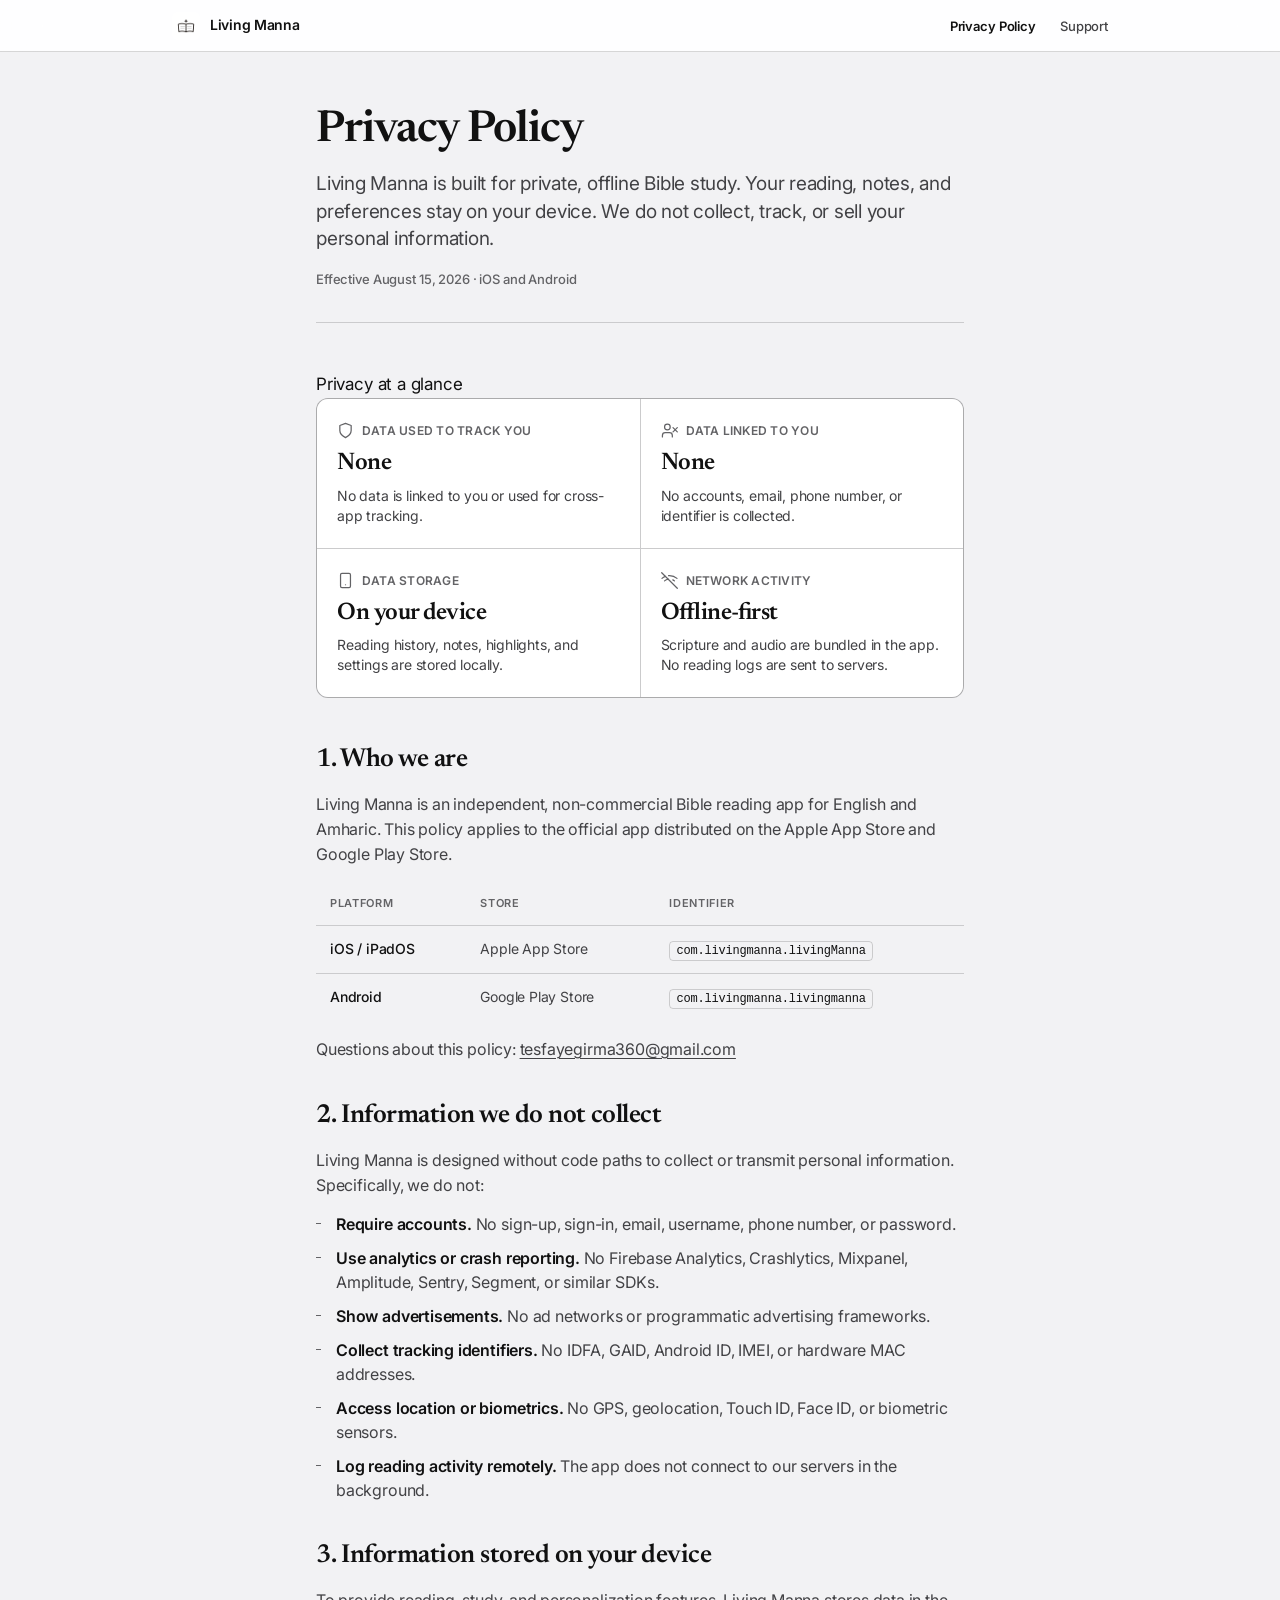
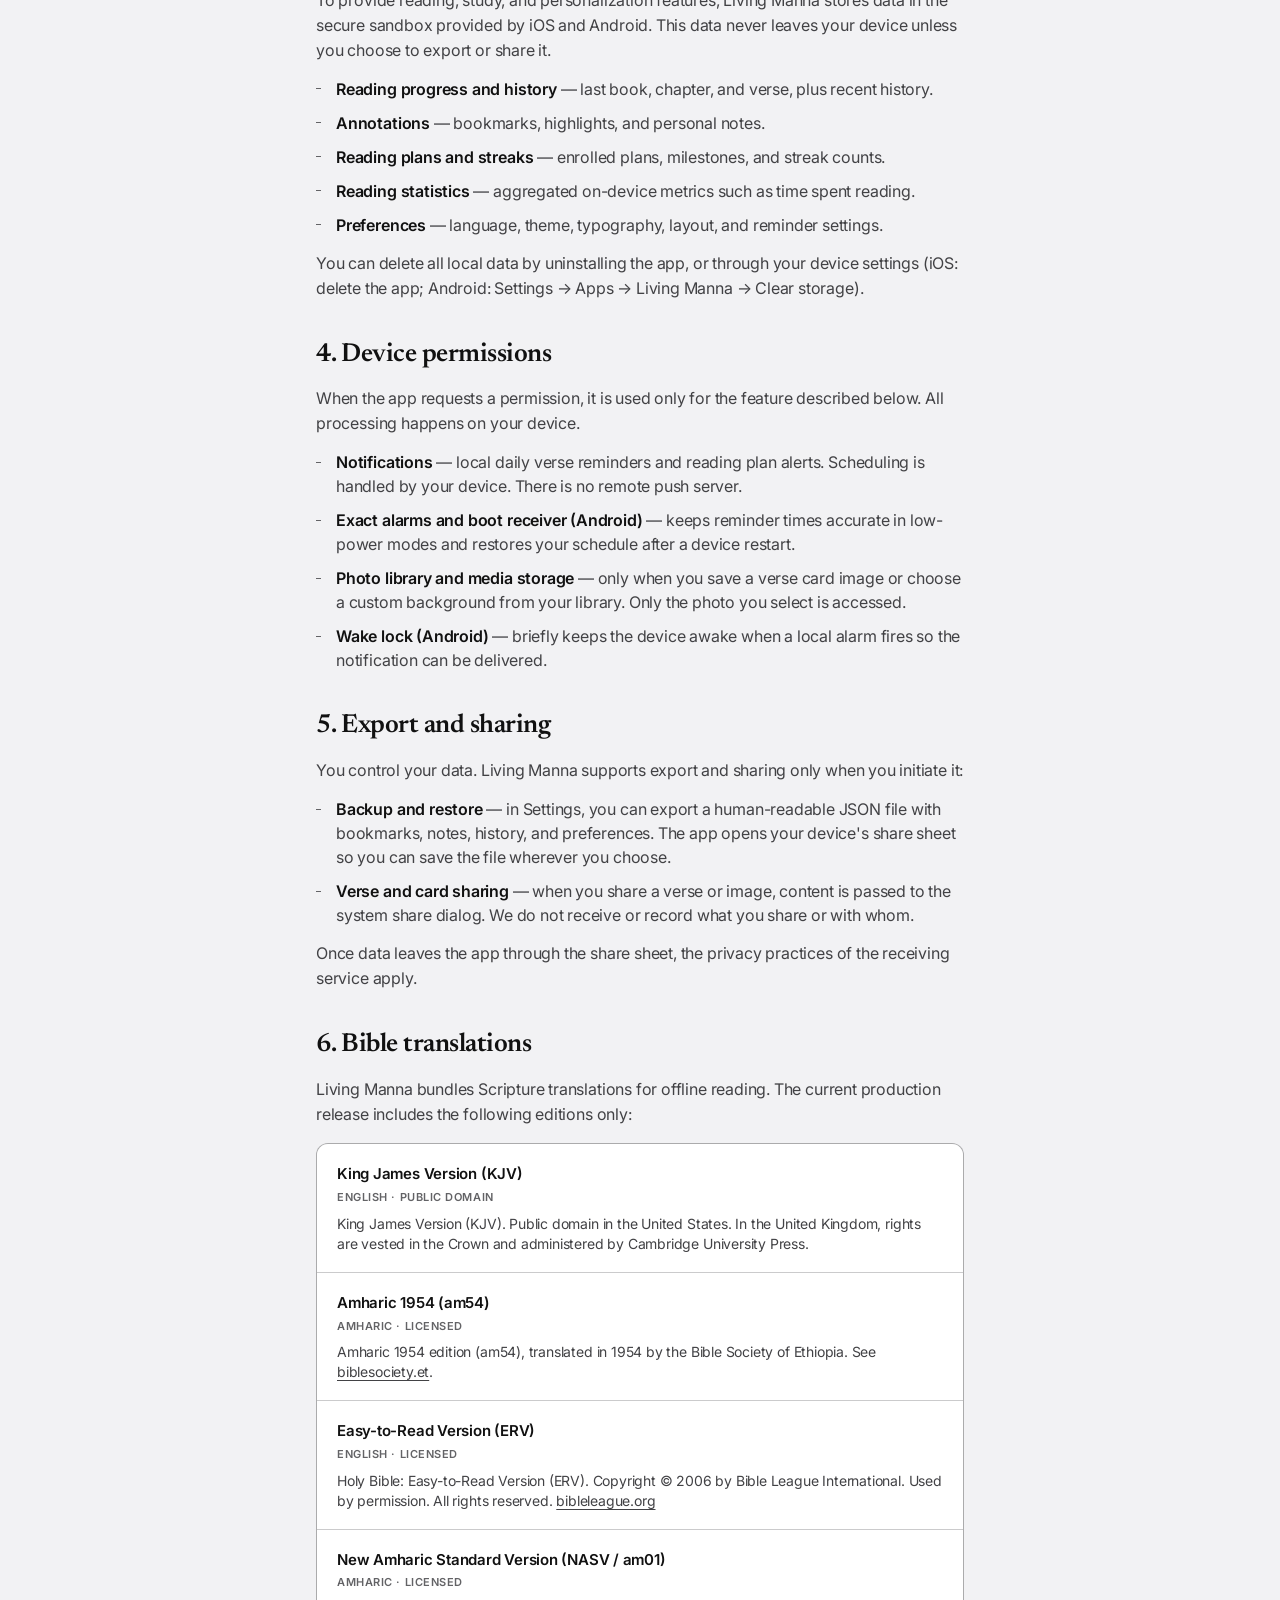
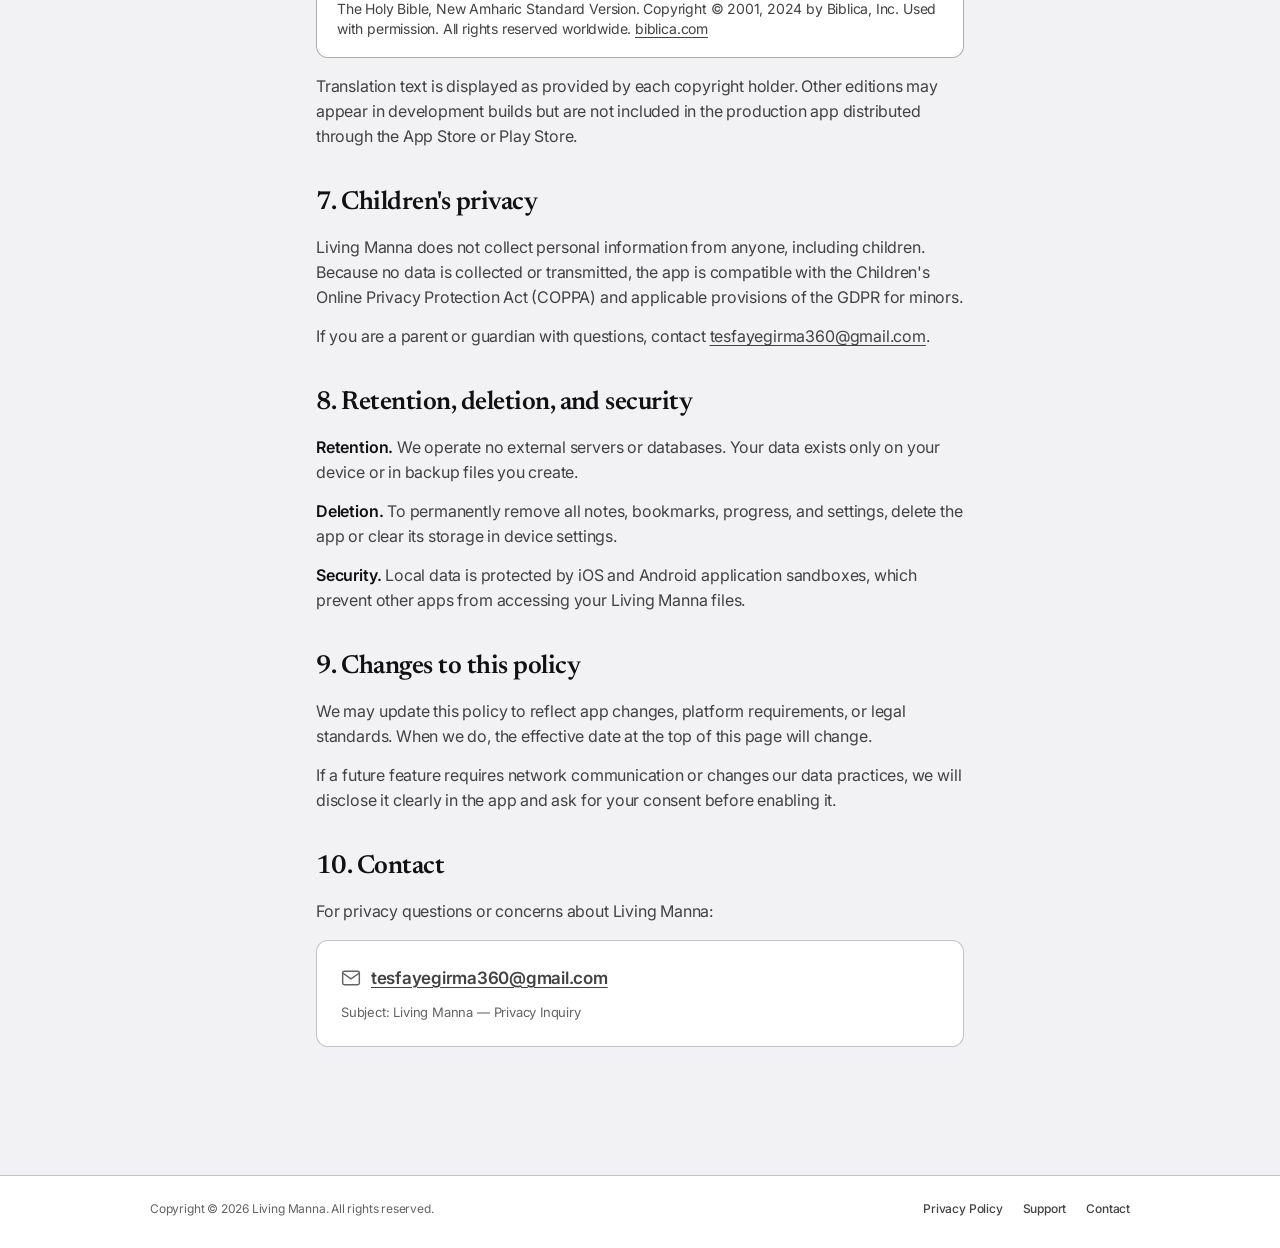
<file: index.html>
<!doctype html>
<html lang="en">
<head>
  <meta charset="utf-8" />
  <meta http-equiv="refresh" content="0; url=privacy-policy.html" />
  <link rel="canonical" href="privacy-policy.html" />
  <title>Living Manna</title>
  <link rel="preconnect" href="https://fonts.googleapis.com" />
  <link rel="preconnect" href="https://fonts.gstatic.com" crossorigin />
  <link href="https://fonts.googleapis.com/css2?family=Inter:wght@400;500&display=swap" rel="stylesheet" />
  <style>
    body {
      margin: 0;
      min-height: 100vh;
      display: grid;
      place-items: center;
      background: #f2f2f4;
      color: #424245;
      font: 15px/1.6 "Inter", -apple-system, BlinkMacSystemFont, sans-serif;
      -webkit-font-smoothing: antialiased;
    }
    a { color: #111; }
  </style>
</head>
<body>
  <p>Redirecting to the <a href="privacy-policy.html">privacy policy</a>&hellip;</p>
</body>
</html>
</file>
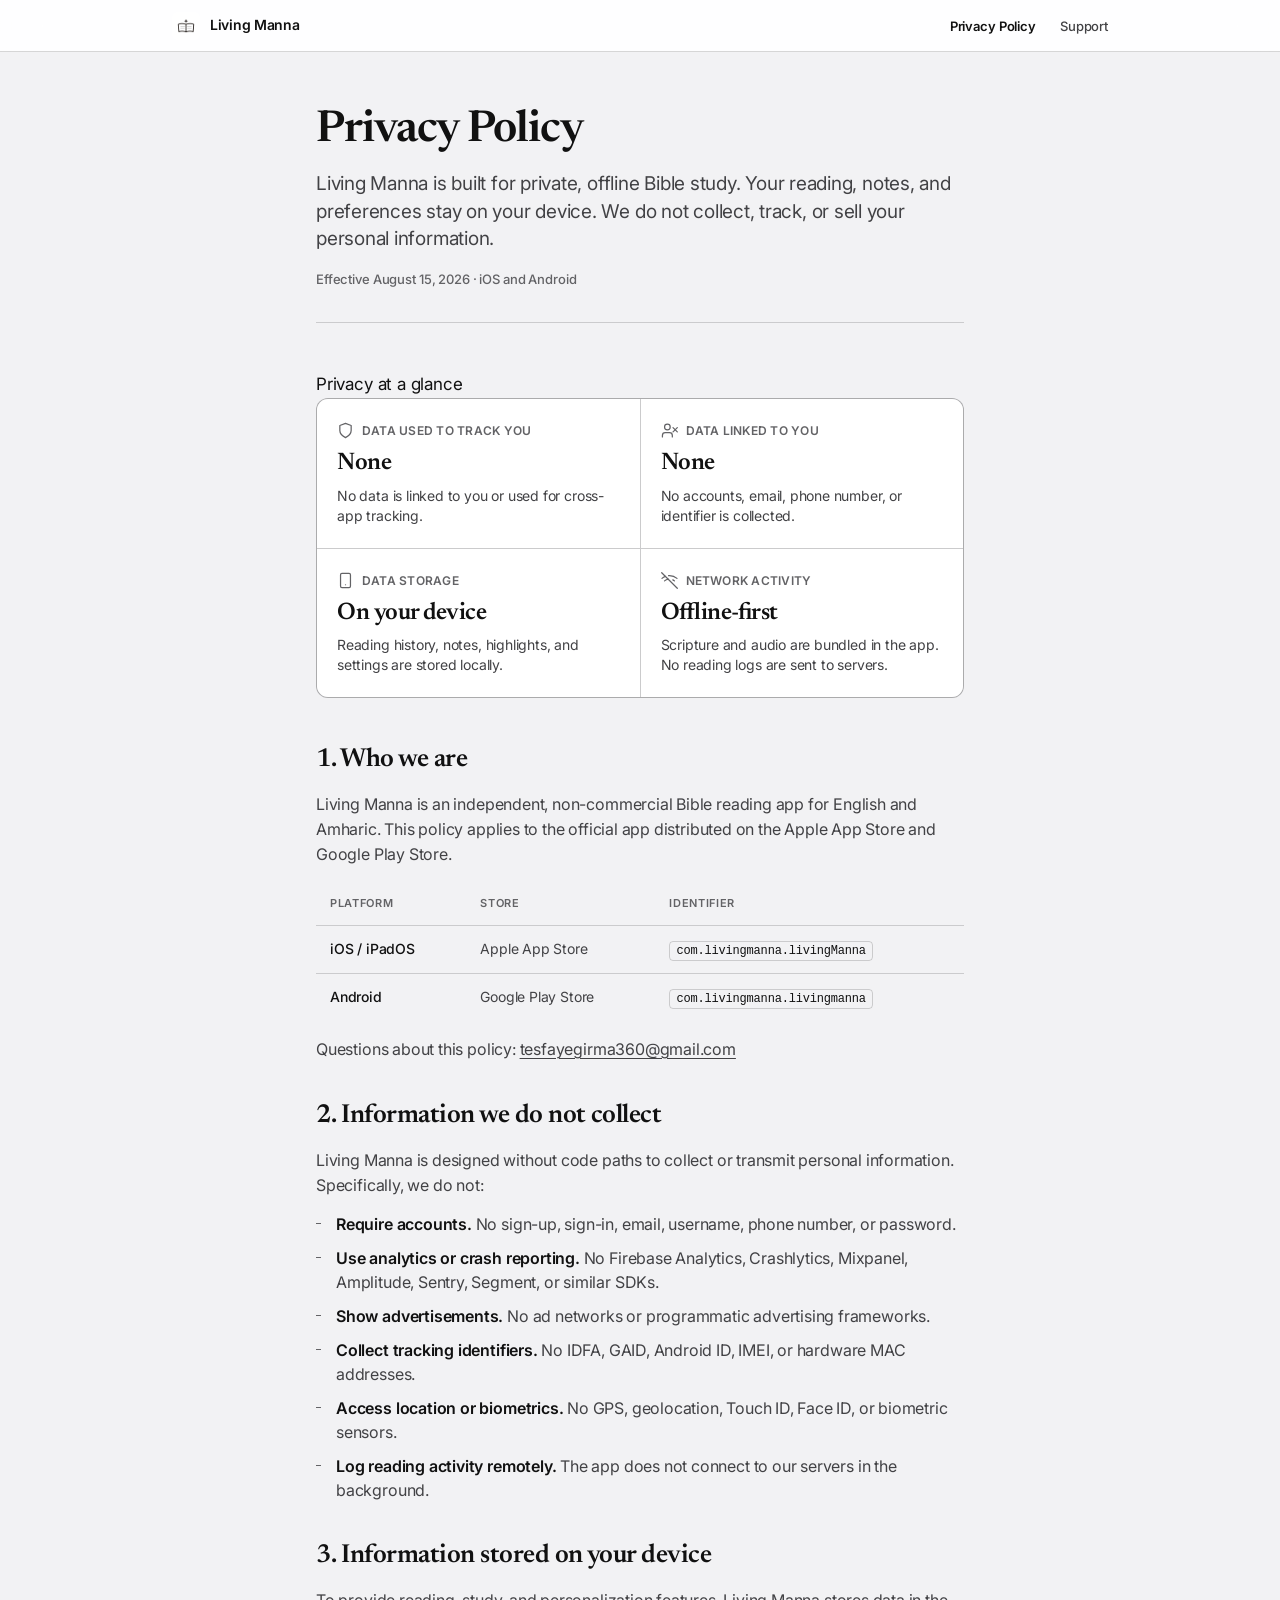
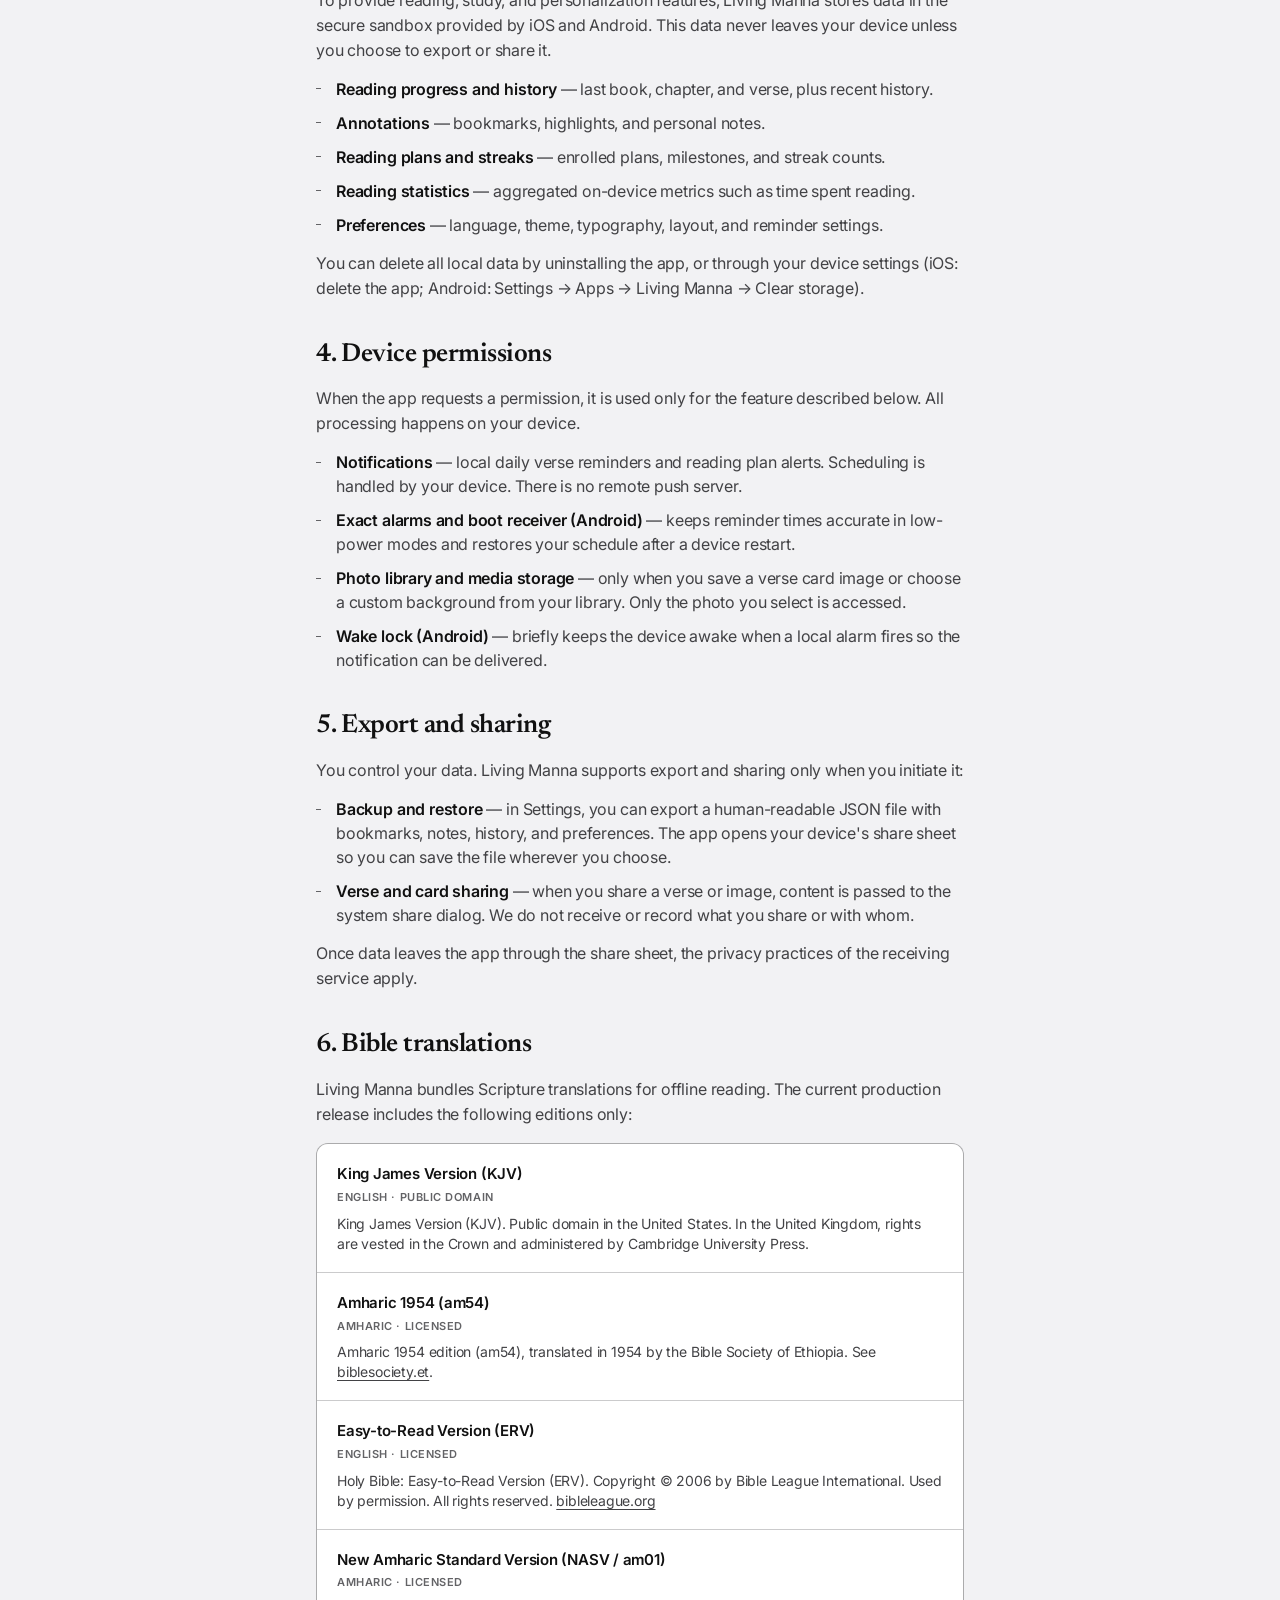
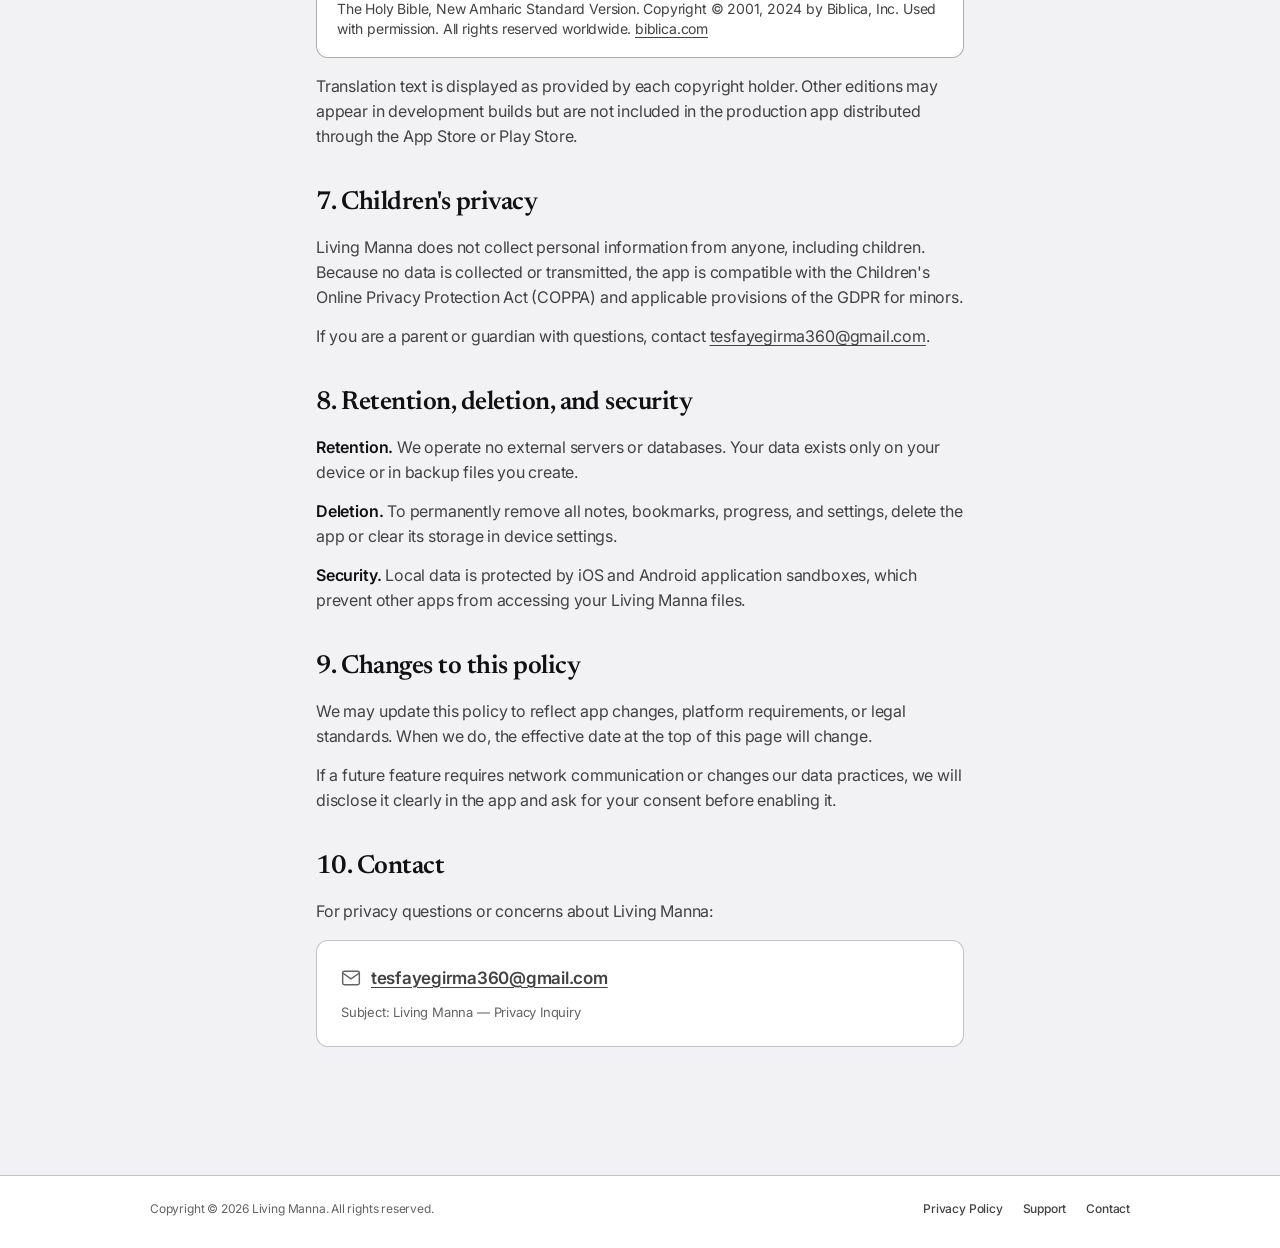
<file: privacy-policy.html>
<!doctype html>
<html lang="en">
<head>
  <meta charset="utf-8" />
  <meta name="viewport" content="width=device-width, initial-scale=1" />
  <title>Privacy Policy — Living Manna</title>
  <meta name="description" content="Privacy Policy for Living Manna — a bilingual offline Bible reading app for iOS and Android. No tracking, no ads, all data stays on your device." />
  <link rel="canonical" href="privacy-policy.html" />
  <meta property="og:title" content="Living Manna — Privacy Policy" />
  <meta property="og:description" content="100% on-device offline Bible reading. No personal data collected." />
  <meta property="og:type" content="website" />
  <link rel="preconnect" href="https://fonts.googleapis.com" />
  <link rel="preconnect" href="https://fonts.gstatic.com" crossorigin />
  <link href="https://fonts.googleapis.com/css2?family=Inter:opsz,wght@14..32,400;14..32,500;14..32,600&family=Newsreader:opsz,wght@6..72,500;6..72,600&display=swap" rel="stylesheet" />
  <link rel="stylesheet" href="assets/shared.css" />
</head>
<body>

  <header class="nav" role="banner">
    <div class="nav-inner">
      <a href="privacy-policy.html" class="brand" aria-label="Living Manna">
        <img src="assets/icons/app_icon.png" width="26" height="26" alt="" />
        <span>Living Manna</span>
      </a>
      <ul class="nav-links">
        <li><a href="privacy-policy.html" aria-current="page">Privacy Policy</a></li>
        <li><a href="support.html">Support</a></li>
      </ul>
    </div>
  </header>

  <main class="content">
    <header class="hero">
      <h1>Privacy Policy</h1>
      <p class="hero-lead">
        Living Manna is built for private, offline Bible study. Your reading, notes, and preferences stay on your device. We do not collect, track, or sell your personal information.
      </p>
      <p class="hero-meta">Effective August 15, 2026 &middot; iOS and Android</p>
    </header>

    <section class="summary" aria-labelledby="summary-heading">
      <p class="summary-label" id="summary-heading">Privacy at a glance</p>
      <dl class="summary-grid">
        <div class="summary-item">
          <div class="summary-item-head">
            <svg class="icon" viewBox="0 0 24 24" aria-hidden="true"><path d="M12 22s8-4 8-10V5l-8-3-8 3v7c0 6 8 10 8 10z"/></svg>
            <dt>Data used to track you</dt>
          </div>
          <dd>None</dd>
          <p>No data is linked to you or used for cross-app tracking.</p>
        </div>
        <div class="summary-item">
          <div class="summary-item-head">
            <svg class="icon" viewBox="0 0 24 24" aria-hidden="true"><path d="M16 21v-2a4 4 0 0 0-4-4H6a4 4 0 0 0-4 4v2"/><circle cx="9" cy="7" r="4"/><line x1="17" y1="8" x2="23" y2="14"/><line x1="23" y1="8" x2="17" y2="14"/></svg>
            <dt>Data linked to you</dt>
          </div>
          <dd>None</dd>
          <p>No accounts, email, phone number, or identifier is collected.</p>
        </div>
        <div class="summary-item">
          <div class="summary-item-head">
            <svg class="icon" viewBox="0 0 24 24" aria-hidden="true"><rect x="5" y="2" width="14" height="20" rx="2"/><line x1="12" y1="18" x2="12.01" y2="18"/></svg>
            <dt>Data storage</dt>
          </div>
          <dd>On your device</dd>
          <p>Reading history, notes, highlights, and settings are stored locally.</p>
        </div>
        <div class="summary-item">
          <div class="summary-item-head">
            <svg class="icon" viewBox="0 0 24 24" aria-hidden="true"><line x1="1" y1="1" x2="23" y2="23"/><path d="M16.72 11.06A10.94 10.94 0 0 1 19 12.55"/><path d="M5 12.55a10.94 10.94 0 0 1 5.17-2.39"/><path d="M10.71 5.05A16 16 0 0 1 22.58 9"/><path d="M1.42 9a15.91 15.91 0 0 1 4.7-2.88"/></svg>
            <dt>Network activity</dt>
          </div>
          <dd>Offline-first</dd>
          <p>Scripture and audio are bundled in the app. No reading logs are sent to servers.</p>
        </div>
      </dl>
    </section>

    <section class="section" id="identity">
      <h2>1. Who we are</h2>
      <p>
        Living Manna is an independent, non-commercial Bible reading app for English and Amharic. This policy applies to the official app distributed on the Apple App Store and Google Play Store.
      </p>
      <table class="data-table" aria-label="App identifiers">
        <thead>
          <tr>
            <th>Platform</th>
            <th>Store</th>
            <th>Identifier</th>
          </tr>
        </thead>
        <tbody>
          <tr>
            <td>iOS / iPadOS</td>
            <td>Apple App Store</td>
            <td><code>com.livingmanna.livingManna</code></td>
          </tr>
          <tr>
            <td>Android</td>
            <td>Google Play Store</td>
            <td><code>com.livingmanna.livingmanna</code></td>
          </tr>
        </tbody>
      </table>
      <p>
        Questions about this policy: <a href="mailto:tesfayegirma360@gmail.com">tesfayegirma360@gmail.com</a>
      </p>
    </section>

    <section class="section" id="no-collection">
      <h2>2. Information we do not collect</h2>
      <p>
        Living Manna is designed without code paths to collect or transmit personal information. Specifically, we do not:
      </p>
      <ul class="plain-list">
        <li><strong>Require accounts.</strong> No sign-up, sign-in, email, username, phone number, or password.</li>
        <li><strong>Use analytics or crash reporting.</strong> No Firebase Analytics, Crashlytics, Mixpanel, Amplitude, Sentry, Segment, or similar SDKs.</li>
        <li><strong>Show advertisements.</strong> No ad networks or programmatic advertising frameworks.</li>
        <li><strong>Collect tracking identifiers.</strong> No IDFA, GAID, Android ID, IMEI, or hardware MAC addresses.</li>
        <li><strong>Access location or biometrics.</strong> No GPS, geolocation, Touch ID, Face ID, or biometric sensors.</li>
        <li><strong>Log reading activity remotely.</strong> The app does not connect to our servers in the background.</li>
      </ul>
    </section>

    <section class="section" id="local-storage">
      <h2>3. Information stored on your device</h2>
      <p>
        To provide reading, study, and personalization features, Living Manna stores data in the secure sandbox provided by iOS and Android. This data never leaves your device unless you choose to export or share it.
      </p>
      <ul class="plain-list">
        <li><strong>Reading progress and history</strong> — last book, chapter, and verse, plus recent history.</li>
        <li><strong>Annotations</strong> — bookmarks, highlights, and personal notes.</li>
        <li><strong>Reading plans and streaks</strong> — enrolled plans, milestones, and streak counts.</li>
        <li><strong>Reading statistics</strong> — aggregated on-device metrics such as time spent reading.</li>
        <li><strong>Preferences</strong> — language, theme, typography, layout, and reminder settings.</li>
      </ul>
      <p>
        You can delete all local data by uninstalling the app, or through your device settings (iOS: delete the app; Android: Settings → Apps → Living Manna → Clear storage).
      </p>
    </section>

    <section class="section" id="permissions">
      <h2>4. Device permissions</h2>
      <p>
        When the app requests a permission, it is used only for the feature described below. All processing happens on your device.
      </p>
      <ul class="plain-list">
        <li><strong>Notifications</strong> — local daily verse reminders and reading plan alerts. Scheduling is handled by your device. There is no remote push server.</li>
        <li><strong>Exact alarms and boot receiver (Android)</strong> — keeps reminder times accurate in low-power modes and restores your schedule after a device restart.</li>
        <li><strong>Photo library and media storage</strong> — only when you save a verse card image or choose a custom background from your library. Only the photo you select is accessed.</li>
        <li><strong>Wake lock (Android)</strong> — briefly keeps the device awake when a local alarm fires so the notification can be delivered.</li>
      </ul>
    </section>

    <section class="section" id="export-sharing">
      <h2>5. Export and sharing</h2>
      <p>
        You control your data. Living Manna supports export and sharing only when you initiate it:
      </p>
      <ul class="plain-list">
        <li><strong>Backup and restore</strong> — in Settings, you can export a human-readable JSON file with bookmarks, notes, history, and preferences. The app opens your device's share sheet so you can save the file wherever you choose.</li>
        <li><strong>Verse and card sharing</strong> — when you share a verse or image, content is passed to the system share dialog. We do not receive or record what you share or with whom.</li>
      </ul>
      <p>
        Once data leaves the app through the share sheet, the privacy practices of the receiving service apply.
      </p>
    </section>

    <section class="section" id="copyrights">
      <h2>6. Bible translations</h2>
      <p>
        Living Manna bundles Scripture translations for offline reading. The current production release includes the following editions only:
      </p>
      <div class="copyright-list">
        <article class="copyright-item">
          <h3>King James Version (KJV)</h3>
          <p class="tag">English &middot; Public domain</p>
          <p>
            King James Version (KJV). Public domain in the United States. In the United Kingdom, rights are vested in the Crown and administered by Cambridge University Press.
          </p>
        </article>
        <article class="copyright-item">
          <h3>Amharic 1954 (am54)</h3>
          <p class="tag">Amharic &middot; Licensed</p>
          <p>
            Amharic 1954 edition (am54), translated in 1954 by the Bible Society of Ethiopia. See <a href="https://www.biblesociety.et" target="_blank" rel="noopener noreferrer">biblesociety.et</a>.
          </p>
        </article>
        <article class="copyright-item">
          <h3>Easy-to-Read Version (ERV)</h3>
          <p class="tag">English &middot; Licensed</p>
          <p>
            Holy Bible: Easy-to-Read Version (ERV). Copyright &copy; 2006 by Bible League International. Used by permission. All rights reserved. <a href="https://www.bibleleague.org" target="_blank" rel="noopener noreferrer">bibleleague.org</a>
          </p>
        </article>
        <article class="copyright-item">
          <h3>New Amharic Standard Version (NASV / am01)</h3>
          <p class="tag">Amharic &middot; Licensed</p>
          <p>
            The Holy Bible, New Amharic Standard Version. Copyright &copy; 2001, 2024 by Biblica, Inc. Used with permission. All rights reserved worldwide. <a href="https://www.biblica.com" target="_blank" rel="noopener noreferrer">biblica.com</a>
          </p>
        </article>
      </div>
      <p>
        Translation text is displayed as provided by each copyright holder. Other editions may appear in development builds but are not included in the production app distributed through the App Store or Play Store.
      </p>
    </section>

    <section class="section" id="children">
      <h2>7. Children's privacy</h2>
      <p>
        Living Manna does not collect personal information from anyone, including children. Because no data is collected or transmitted, the app is compatible with the Children's Online Privacy Protection Act (COPPA) and applicable provisions of the GDPR for minors.
      </p>
      <p>
        If you are a parent or guardian with questions, contact <a href="mailto:tesfayegirma360@gmail.com">tesfayegirma360@gmail.com</a>.
      </p>
    </section>

    <section class="section" id="security-deletion">
      <h2>8. Retention, deletion, and security</h2>
      <p>
        <strong>Retention.</strong> We operate no external servers or databases. Your data exists only on your device or in backup files you create.
      </p>
      <p>
        <strong>Deletion.</strong> To permanently remove all notes, bookmarks, progress, and settings, delete the app or clear its storage in device settings.
      </p>
      <p>
        <strong>Security.</strong> Local data is protected by iOS and Android application sandboxes, which prevent other apps from accessing your Living Manna files.
      </p>
    </section>

    <section class="section" id="policy-changes">
      <h2>9. Changes to this policy</h2>
      <p>
        We may update this policy to reflect app changes, platform requirements, or legal standards. When we do, the effective date at the top of this page will change.
      </p>
      <p>
        If a future feature requires network communication or changes our data practices, we will disclose it clearly in the app and ask for your consent before enabling it.
      </p>
    </section>

    <section class="section" id="contact">
      <h2>10. Contact</h2>
      <p>
        For privacy questions or concerns about Living Manna:
      </p>
      <div class="contact-block">
        <div class="contact-head">
          <svg class="icon icon-lg" viewBox="0 0 24 24" aria-hidden="true"><path d="M4 4h16c1.1 0 2 .9 2 2v12c0 1.1-.9 2-2 2H4c-1.1 0-2-.9-2-2V6c0-1.1.9-2 2-2z"/><polyline points="22,6 12,13 2,6"/></svg>
          <p class="email"><a href="mailto:tesfayegirma360@gmail.com?subject=Living%20Manna%20%E2%80%94%20Privacy%20Inquiry">tesfayegirma360@gmail.com</a></p>
        </div>
        <p class="hint">Subject: Living Manna — Privacy Inquiry</p>
      </div>
    </section>
  </main>

  <footer class="footer">
    <div class="footer-inner">
      <p>Copyright &copy; 2026 Living Manna. All rights reserved.</p>
      <ul class="footer-links">
        <li><a href="privacy-policy.html">Privacy Policy</a></li>
        <li><a href="support.html">Support</a></li>
        <li><a href="mailto:tesfayegirma360@gmail.com">Contact</a></li>
      </ul>
    </div>
  </footer>

</body>
</html>
</file>
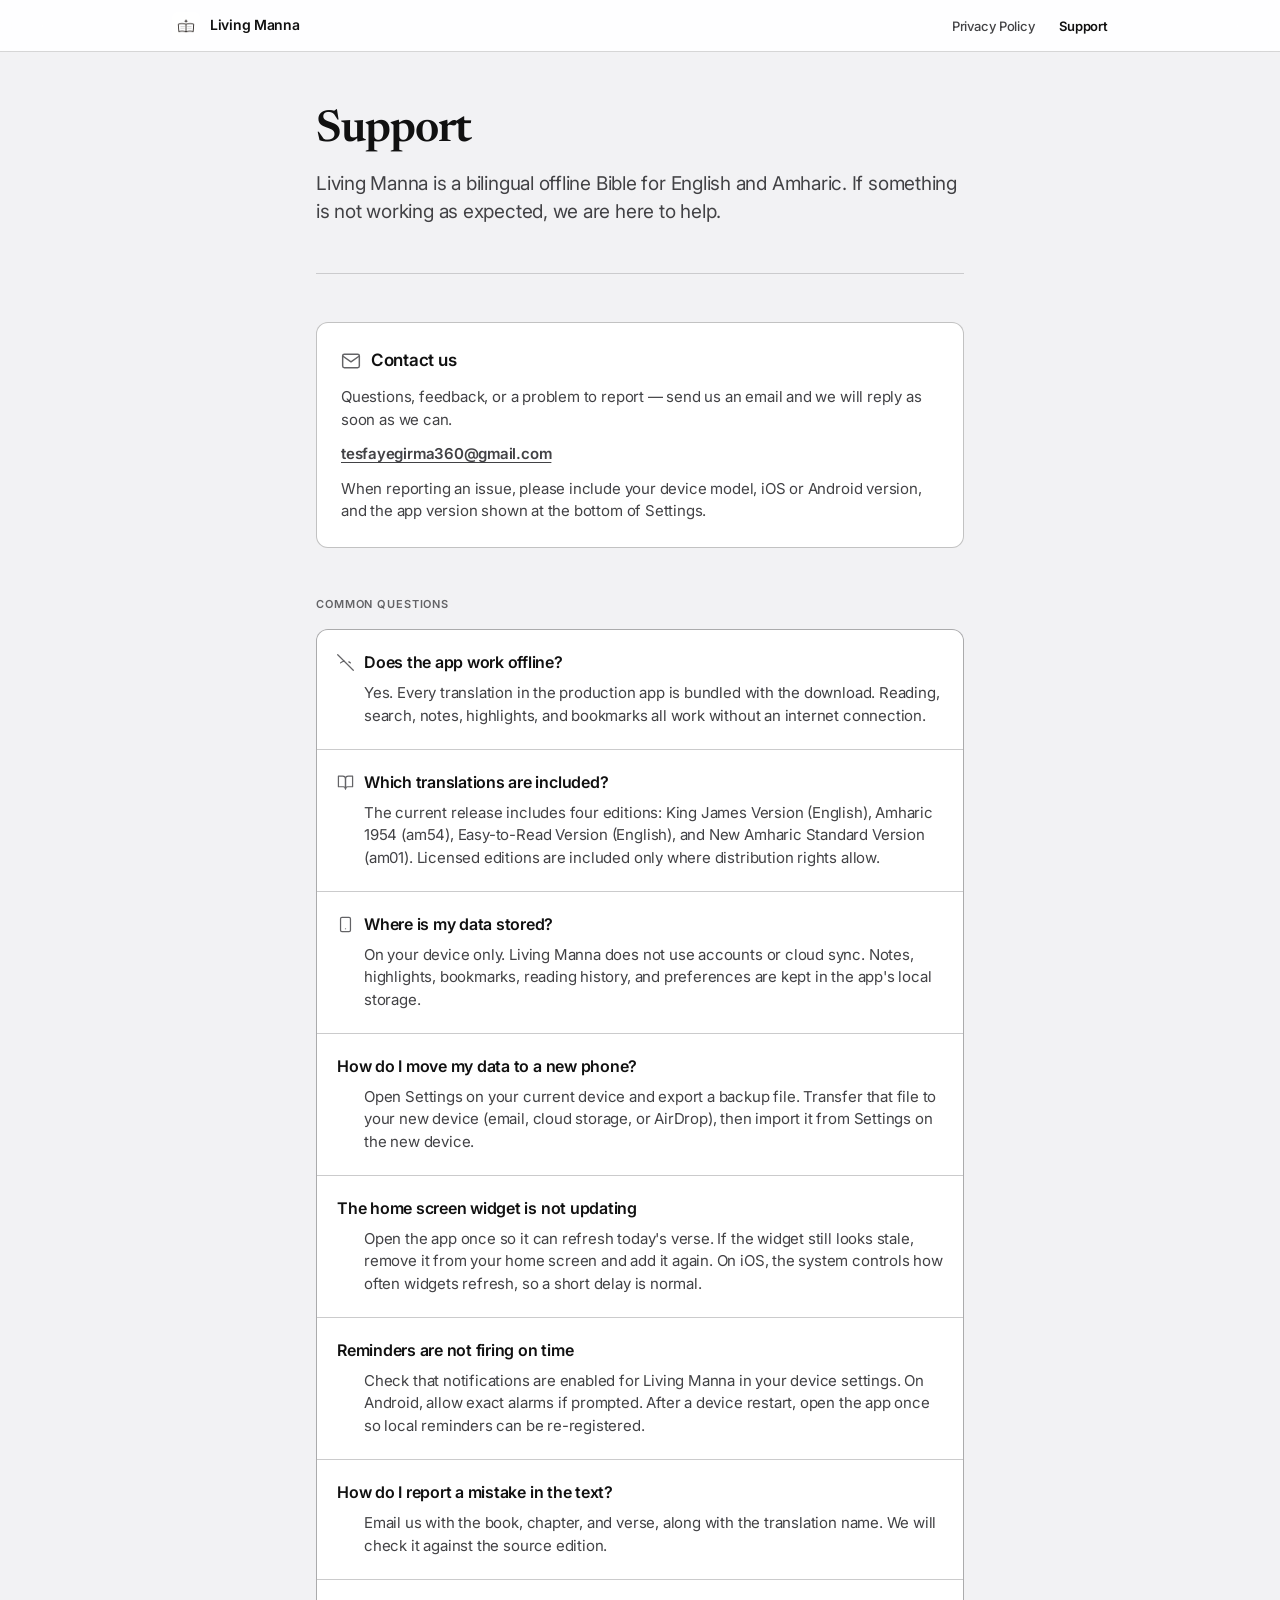
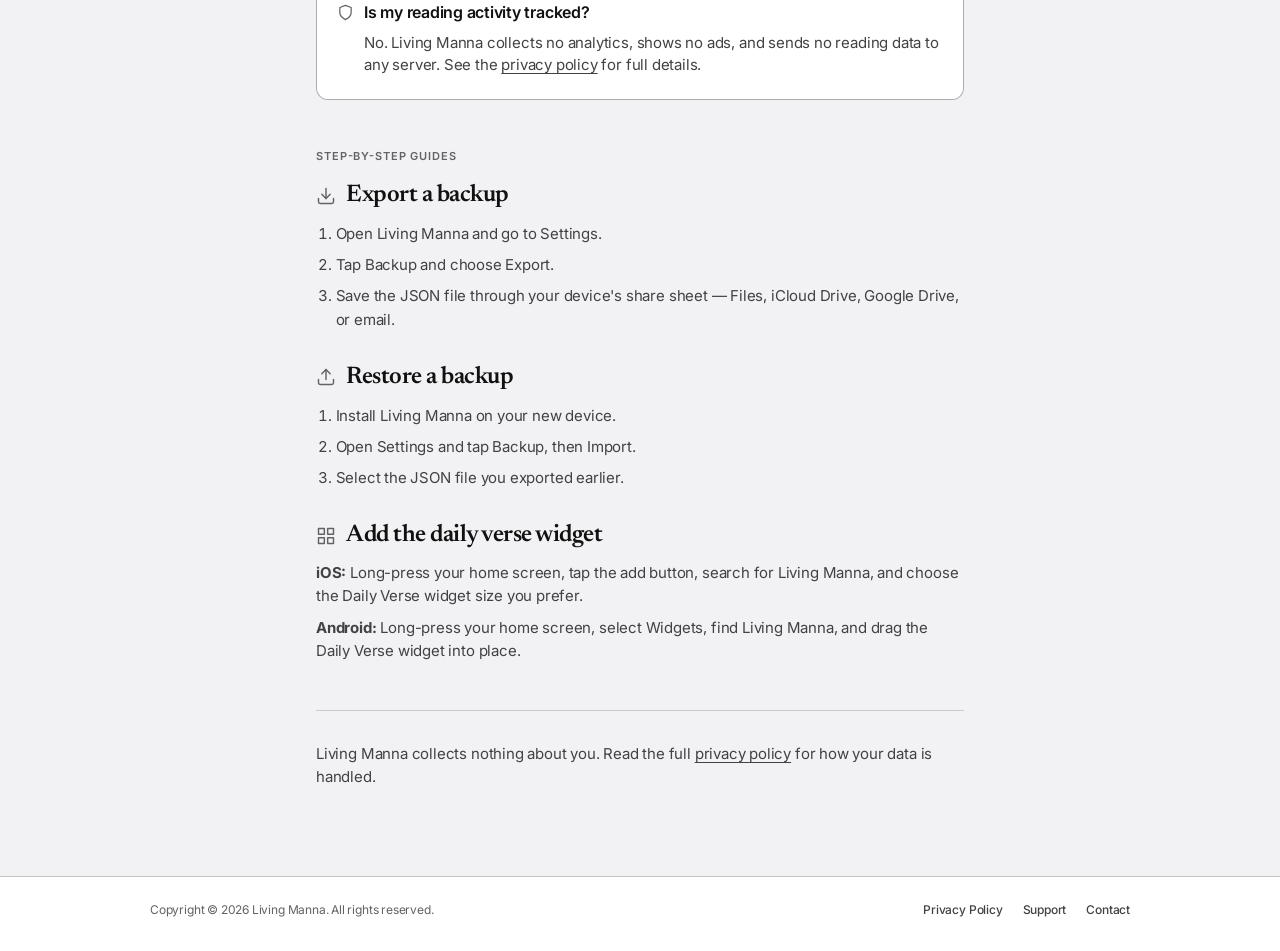
<file: support.html>
<!doctype html>
<html lang="en">
<head>
  <meta charset="utf-8" />
  <meta name="viewport" content="width=device-width, initial-scale=1" />
  <title>Support — Living Manna</title>
  <meta name="description" content="Get help with Living Manna — a bilingual offline Bible app for iOS and Android." />
  <link rel="canonical" href="support.html" />
  <meta property="og:title" content="Living Manna — Support" />
  <meta property="og:description" content="Help, FAQs, and contact for Living Manna." />
  <meta property="og:type" content="website" />
  <link rel="preconnect" href="https://fonts.googleapis.com" />
  <link rel="preconnect" href="https://fonts.gstatic.com" crossorigin />
  <link href="https://fonts.googleapis.com/css2?family=Inter:opsz,wght@14..32,400;14..32,500;14..32,600&family=Newsreader:opsz,wght@6..72,500;6..72,600&display=swap" rel="stylesheet" />
  <link rel="stylesheet" href="assets/shared.css" />
</head>
<body>

  <header class="nav" role="banner">
    <div class="nav-inner">
      <a href="support.html" class="brand" aria-label="Living Manna">
        <img src="assets/icons/app_icon.png" width="26" height="26" alt="" />
        <span>Living Manna</span>
      </a>
      <ul class="nav-links">
        <li><a href="privacy-policy.html">Privacy Policy</a></li>
        <li><a href="support.html" aria-current="page">Support</a></li>
      </ul>
    </div>
  </header>

  <main class="content">
    <header class="hero">
      <h1>Support</h1>
      <p class="hero-lead">
        Living Manna is a bilingual offline Bible for English and Amharic. If something is not working as expected, we are here to help.
      </p>
    </header>

    <section class="contact-card" aria-labelledby="contact-heading">
      <div class="contact-head">
        <svg class="icon icon-lg" viewBox="0 0 24 24" aria-hidden="true"><path d="M4 4h16c1.1 0 2 .9 2 2v12c0 1.1-.9 2-2 2H4c-1.1 0-2-.9-2-2V6c0-1.1.9-2 2-2z"/><polyline points="22,6 12,13 2,6"/></svg>
        <h2 id="contact-heading">Contact us</h2>
      </div>
      <p>Questions, feedback, or a problem to report — send us an email and we will reply as soon as we can.</p>
      <p class="contact-email"><a href="mailto:tesfayegirma360@gmail.com?subject=Living%20Manna%20%E2%80%94%20Support%20Request">tesfayegirma360@gmail.com</a></p>
      <p class="contact-hint">
        When reporting an issue, please include your device model, iOS or Android version, and the app version shown at the bottom of Settings.
      </p>
    </section>

    <section aria-labelledby="faq-heading">
      <p class="section-label" id="faq-heading">Common questions</p>
      <div class="faq-list">
        <article class="faq-item">
          <h3>
            <svg class="icon" viewBox="0 0 24 24" aria-hidden="true"><line x1="1" y1="1" x2="23" y2="23"/><path d="M16.72 11.06A10.94 10.94 0 0 1 19 12.55"/><path d="M5 12.55a10.94 10.94 0 0 1 5.17-2.39"/></svg>
            Does the app work offline?
          </h3>
          <p>
            Yes. Every translation in the production app is bundled with the download. Reading, search, notes, highlights, and bookmarks all work without an internet connection.
          </p>
        </article>

        <article class="faq-item">
          <h3>
            <svg class="icon" viewBox="0 0 24 24" aria-hidden="true"><path d="M2 3h6a4 4 0 0 1 4 4v14a3 3 0 0 0-3-3H2z"/><path d="M22 3h-6a4 4 0 0 0-4 4v14a3 3 0 0 1 3-3h7z"/></svg>
            Which translations are included?
          </h3>
          <p>
            The current release includes four editions: King James Version (English), Amharic 1954 (am54), Easy-to-Read Version (English), and New Amharic Standard Version (am01). Licensed editions are included only where distribution rights allow.
          </p>
        </article>

        <article class="faq-item">
          <h3>
            <svg class="icon" viewBox="0 0 24 24" aria-hidden="true"><rect x="5" y="2" width="14" height="20" rx="2"/><line x1="12" y1="18" x2="12.01" y2="18"/></svg>
            Where is my data stored?
          </h3>
          <p>
            On your device only. Living Manna does not use accounts or cloud sync. Notes, highlights, bookmarks, reading history, and preferences are kept in the app's local storage.
          </p>
        </article>

        <article class="faq-item">
          <h3>How do I move my data to a new phone?</h3>
          <p>
            Open Settings on your current device and export a backup file. Transfer that file to your new device (email, cloud storage, or AirDrop), then import it from Settings on the new device.
          </p>
        </article>

        <article class="faq-item">
          <h3>The home screen widget is not updating</h3>
          <p>
            Open the app once so it can refresh today's verse. If the widget still looks stale, remove it from your home screen and add it again. On iOS, the system controls how often widgets refresh, so a short delay is normal.
          </p>
        </article>

        <article class="faq-item">
          <h3>Reminders are not firing on time</h3>
          <p>
            Check that notifications are enabled for Living Manna in your device settings. On Android, allow exact alarms if prompted. After a device restart, open the app once so local reminders can be re-registered.
          </p>
        </article>

        <article class="faq-item">
          <h3>How do I report a mistake in the text?</h3>
          <p>
            Email us with the book, chapter, and verse, along with the translation name. We will check it against the source edition.
          </p>
        </article>

        <article class="faq-item">
          <h3>
            <svg class="icon" viewBox="0 0 24 24" aria-hidden="true"><path d="M12 22s8-4 8-10V5l-8-3-8 3v7c0 6 8 10 8 10z"/></svg>
            Is my reading activity tracked?
          </h3>
          <p>
            No. Living Manna collects no analytics, shows no ads, and sends no reading data to any server. See the <a href="privacy-policy.html">privacy policy</a> for full details.
          </p>
        </article>
      </div>
    </section>

    <section class="guides" aria-labelledby="guides-heading">
      <p class="section-label" id="guides-heading">Step-by-step guides</p>

      <div class="guide-block">
        <h2>
          <svg class="icon icon-lg" viewBox="0 0 24 24" aria-hidden="true"><path d="M21 15v4a2 2 0 0 1-2 2H5a2 2 0 0 1-2-2v-4"/><polyline points="7 10 12 15 17 10"/><line x1="12" y1="15" x2="12" y2="3"/></svg>
          Export a backup
        </h2>
        <ol>
          <li>Open Living Manna and go to Settings.</li>
          <li>Tap Backup and choose Export.</li>
          <li>Save the JSON file through your device's share sheet — Files, iCloud Drive, Google Drive, or email.</li>
        </ol>
      </div>

      <div class="guide-block">
        <h2>
          <svg class="icon icon-lg" viewBox="0 0 24 24" aria-hidden="true"><path d="M21 15v4a2 2 0 0 1-2 2H5a2 2 0 0 1-2-2v-4"/><polyline points="17 8 12 3 7 8"/><line x1="12" y1="3" x2="12" y2="15"/></svg>
          Restore a backup
        </h2>
        <ol>
          <li>Install Living Manna on your new device.</li>
          <li>Open Settings and tap Backup, then Import.</li>
          <li>Select the JSON file you exported earlier.</li>
        </ol>
      </div>

      <div class="guide-block">
        <h2>
          <svg class="icon icon-lg" viewBox="0 0 24 24" aria-hidden="true"><rect x="3" y="3" width="7" height="7"/><rect x="14" y="3" width="7" height="7"/><rect x="14" y="14" width="7" height="7"/><rect x="3" y="14" width="7" height="7"/></svg>
          Add the daily verse widget
        </h2>
        <p><strong>iOS:</strong> Long-press your home screen, tap the add button, search for Living Manna, and choose the Daily Verse widget size you prefer.</p>
        <p><strong>Android:</strong> Long-press your home screen, select Widgets, find Living Manna, and drag the Daily Verse widget into place.</p>
      </div>
    </section>

    <p class="privacy-note">
      Living Manna collects nothing about you. Read the full <a href="privacy-policy.html">privacy policy</a> for how your data is handled.
    </p>
  </main>

  <footer class="footer">
    <div class="footer-inner">
      <p>Copyright &copy; 2026 Living Manna. All rights reserved.</p>
      <ul class="footer-links">
        <li><a href="privacy-policy.html">Privacy Policy</a></li>
        <li><a href="support.html">Support</a></li>
        <li><a href="mailto:tesfayegirma360@gmail.com">Contact</a></li>
      </ul>
    </div>
  </footer>

</body>
</html>
</file>
<file: assets/shared.css>
/* Living Manna — shared page styles */

:root {
  --bg: #ffffff;
  --bg-secondary: #f2f2f4;
  --bg-nav: rgba(255, 255, 255, 0.92);
  --border: rgba(0, 0, 0, 0.16);
  --border-strong: rgba(0, 0, 0, 0.24);
  --text: #111111;
  --text-secondary: #424245;
  --text-tertiary: #636366;
  --font-body: "Inter", -apple-system, BlinkMacSystemFont, "Segoe UI", Roboto, "Helvetica Neue", Arial, sans-serif;
  --font-display: "Newsreader", "Iowan Old Style", "Apple Garamond", "Palatino Linotype", Georgia, "Times New Roman", serif;
  --font-mono: ui-monospace, "SF Mono", SFMono-Regular, Menlo, Monaco, Consolas, monospace;
  --max-width: 692px;
  --nav-height: 52px;
}

*, *::before, *::after { box-sizing: border-box; margin: 0; padding: 0; }

html {
  -webkit-text-size-adjust: 100%;
  scroll-behavior: smooth;
  color-scheme: light;
}

body {
  background: var(--bg-secondary);
  color: var(--text);
  font-family: var(--font-body);
  font-size: 17px;
  font-weight: 400;
  line-height: 1.588;
  letter-spacing: -0.011em;
  font-feature-settings: "kern" 1, "liga" 1, "calt" 1;
  -webkit-font-smoothing: antialiased;
  -moz-osx-font-smoothing: grayscale;
  text-rendering: optimizeLegibility;
  min-height: 100vh;
  display: flex;
  flex-direction: column;
}

a {
  color: inherit;
  text-decoration: underline;
  text-underline-offset: 0.18em;
  text-decoration-thickness: 1px;
}

a:hover { opacity: 0.7; }

/* Icons */
.icon {
  width: 17px;
  height: 17px;
  flex-shrink: 0;
  color: var(--text-tertiary);
  stroke: currentColor;
  fill: none;
  stroke-width: 1.75;
  stroke-linecap: round;
  stroke-linejoin: round;
}

.icon-lg {
  width: 20px;
  height: 20px;
}

/* Navigation */
.nav {
  position: sticky;
  top: 0;
  z-index: 100;
  height: var(--nav-height);
  background: var(--bg-nav);
  backdrop-filter: saturate(180%) blur(20px);
  -webkit-backdrop-filter: saturate(180%) blur(20px);
  border-bottom: 1px solid var(--border);
}

.nav-inner {
  max-width: 980px;
  margin: 0 auto;
  padding: 0 22px;
  height: 100%;
  display: flex;
  align-items: center;
  justify-content: space-between;
}

.brand {
  display: flex;
  align-items: center;
  gap: 10px;
  text-decoration: none;
  color: var(--text);
  font-family: var(--font-body);
  font-size: 14px;
  font-weight: 600;
  letter-spacing: -0.02em;
}

.brand img {
  width: 28px;
  height: 28px;
  border-radius: 7px;
  display: block;
}

.nav-links {
  display: flex;
  gap: 24px;
  list-style: none;
}

.nav-links a {
  font-size: 13px;
  font-weight: 500;
  color: var(--text-secondary);
  text-decoration: none;
  letter-spacing: -0.01em;
}

.nav-links a:hover { color: var(--text); opacity: 1; }
.nav-links a[aria-current="page"] { color: var(--text); font-weight: 600; }

/* Layout */
.content {
  flex: 1;
  max-width: var(--max-width);
  margin: 0 auto;
  padding: 56px 22px 88px;
  width: 100%;
}

/* Hero */
.hero {
  margin-bottom: 48px;
  padding-bottom: 32px;
  border-bottom: 1px solid var(--border);
}

.hero h1 {
  font-family: var(--font-display);
  font-size: 44px;
  font-weight: 600;
  line-height: 1.08;
  letter-spacing: -0.025em;
  margin-bottom: 14px;
}

.hero-lead {
  font-size: 19px;
  font-weight: 400;
  line-height: 1.473;
  letter-spacing: -0.012em;
  color: var(--text-secondary);
  margin-bottom: 16px;
}

.hero-meta {
  font-size: 13px;
  font-weight: 500;
  color: var(--text-tertiary);
  letter-spacing: -0.01em;
}

/* Section labels */
.section-label {
  font-size: 11px;
  font-weight: 600;
  letter-spacing: 0.08em;
  text-transform: uppercase;
  color: var(--text-tertiary);
  margin-bottom: 16px;
}

/* Sections */
.section {
  margin-bottom: 40px;
}

.section h2 {
  font-family: var(--font-display);
  font-size: 26px;
  font-weight: 600;
  line-height: 1.15;
  letter-spacing: -0.02em;
  margin-bottom: 16px;
}

.section p {
  color: var(--text-secondary);
  margin-bottom: 14px;
  font-size: 16px;
  line-height: 1.5625;
}

.section p:last-child { margin-bottom: 0; }
.section strong { color: var(--text); font-weight: 600; }

/* Summary grid */
.summary { margin-bottom: 48px; }

.summary-grid {
  display: grid;
  grid-template-columns: 1fr 1fr;
  gap: 1px;
  background: var(--border);
  border: 1px solid var(--border);
  border-radius: 12px;
  overflow: hidden;
}

.summary-item {
  background: var(--bg);
  padding: 22px 20px;
}

.summary-item-head {
  display: flex;
  align-items: center;
  gap: 8px;
  margin-bottom: 10px;
}

.summary-item dt {
  font-size: 12px;
  font-weight: 600;
  letter-spacing: 0.02em;
  text-transform: uppercase;
  color: var(--text-tertiary);
}

.summary-item dd {
  font-family: var(--font-display);
  font-size: 24px;
  font-weight: 600;
  letter-spacing: -0.02em;
  line-height: 1.15;
  margin: 0 0 8px;
  color: var(--text);
}

.summary-item p {
  font-size: 14px;
  line-height: 1.428;
  color: var(--text-secondary);
  margin: 0;
}

/* Lists */
.plain-list {
  list-style: none;
  margin: 14px 0;
}

.plain-list li {
  position: relative;
  padding-left: 1.25em;
  margin-bottom: 10px;
  color: var(--text-secondary);
  font-size: 16px;
  line-height: 1.5;
}

.plain-list li::before {
  content: "";
  position: absolute;
  left: 0;
  top: 0.72em;
  width: 5px;
  height: 1px;
  background: var(--text-tertiary);
}

.plain-list li strong { color: var(--text); }

/* Table */
.data-table {
  width: 100%;
  border-collapse: collapse;
  margin: 16px 0;
  font-size: 14px;
}

.data-table th,
.data-table td {
  padding: 12px 14px;
  text-align: left;
  border-bottom: 1px solid var(--border);
}

.data-table th {
  font-size: 11px;
  font-weight: 600;
  letter-spacing: 0.06em;
  text-transform: uppercase;
  color: var(--text-tertiary);
  background: var(--bg-secondary);
}

.data-table td { color: var(--text-secondary); }
.data-table td:first-child { color: var(--text); font-weight: 500; }
.data-table tr:last-child td { border-bottom: none; }

code {
  font-family: var(--font-mono);
  font-size: 12px;
  padding: 2px 6px;
  border-radius: 4px;
  background: var(--bg-secondary);
  border: 1px solid var(--border);
  color: var(--text);
  word-break: break-word;
}

/* Copyright blocks */
.copyright-list {
  display: flex;
  flex-direction: column;
  gap: 1px;
  background: var(--border);
  border: 1px solid var(--border);
  border-radius: 12px;
  overflow: hidden;
  margin: 16px 0;
}

.copyright-item {
  background: var(--bg);
  padding: 18px 20px;
}

.copyright-item h3 {
  font-family: var(--font-body);
  font-size: 15px;
  font-weight: 600;
  letter-spacing: -0.015em;
  margin-bottom: 4px;
}

.copyright-item .tag {
  font-size: 11px;
  font-weight: 600;
  letter-spacing: 0.05em;
  text-transform: uppercase;
  color: var(--text-tertiary);
  margin-bottom: 8px;
}

.copyright-item p {
  font-size: 14px;
  line-height: 1.428;
  color: var(--text-secondary);
  margin: 0;
}

/* Contact block */
.contact-block,
.contact-card {
  padding: 24px;
  border: 1px solid var(--border-strong);
  border-radius: 12px;
  background: var(--bg);
}

.contact-block { margin-top: 16px; }

.contact-card { margin-bottom: 48px; }

.contact-head {
  display: flex;
  align-items: center;
  gap: 10px;
  margin-bottom: 12px;
}

.contact-head h2,
.contact-head .email {
  font-family: var(--font-body);
  font-size: 17px;
  font-weight: 600;
  letter-spacing: -0.015em;
  margin: 0;
}

.contact-block .email,
.contact-email {
  font-size: 17px;
  font-weight: 600;
  letter-spacing: -0.015em;
  margin-bottom: 4px;
}

.contact-block .hint,
.contact-hint {
  font-size: 13px;
  color: var(--text-tertiary);
  line-height: 1.45;
}

.contact-card p {
  font-size: 15px;
  color: var(--text-secondary);
  margin-bottom: 12px;
  line-height: 1.5;
}

.contact-card p:last-child { margin-bottom: 0; }

/* FAQ */
.faq-list {
  display: flex;
  flex-direction: column;
  gap: 1px;
  background: var(--border);
  border: 1px solid var(--border);
  border-radius: 12px;
  overflow: hidden;
  margin-bottom: 48px;
}

.faq-item {
  background: var(--bg);
  padding: 22px 20px;
}

.faq-item h3 {
  display: flex;
  align-items: flex-start;
  gap: 10px;
  font-family: var(--font-body);
  font-size: 16px;
  font-weight: 600;
  letter-spacing: -0.015em;
  line-height: 1.35;
  margin-bottom: 8px;
}

.faq-item h3 .icon { margin-top: 2px; }

.faq-item p {
  font-size: 15px;
  line-height: 1.5;
  color: var(--text-secondary);
  margin: 0;
  padding-left: 27px;
}

.faq-item ul {
  margin: 10px 0 0 27px;
  padding-left: 1.2em;
  color: var(--text-secondary);
  font-size: 15px;
  line-height: 1.5;
}

.faq-item li { margin-bottom: 6px; }
.faq-item li:last-child { margin-bottom: 0; }

/* Guides */
.guides { margin-bottom: 48px; }

.guide-block {
  margin-bottom: 32px;
}

.guide-block h2 {
  display: flex;
  align-items: center;
  gap: 10px;
  font-family: var(--font-display);
  font-size: 24px;
  font-weight: 600;
  line-height: 1.2;
  letter-spacing: -0.02em;
  margin-bottom: 12px;
}

.guide-block p {
  font-size: 15px;
  color: var(--text-secondary);
  margin-bottom: 10px;
  line-height: 1.5;
}

.guide-block ol {
  margin: 0;
  padding-left: 1.3em;
  color: var(--text-secondary);
  font-size: 15px;
  line-height: 1.55;
}

.guide-block li { margin-bottom: 8px; }
.guide-block li:last-child { margin-bottom: 0; }

.privacy-note {
  padding-top: 32px;
  border-top: 1px solid var(--border);
  font-size: 15px;
  color: var(--text-secondary);
  line-height: 1.5;
}

/* Footer */
.footer {
  border-top: 1px solid var(--border-strong);
  background: var(--bg);
  padding: 24px 22px 32px;
  font-size: 12px;
  color: var(--text-tertiary);
  line-height: 1.5;
}

.footer-inner {
  max-width: 980px;
  margin: 0 auto;
  display: flex;
  flex-wrap: wrap;
  justify-content: space-between;
  gap: 16px;
}

.footer-links {
  display: flex;
  gap: 20px;
  list-style: none;
}

.footer-links a {
  color: var(--text-secondary);
  text-decoration: none;
  font-size: 12px;
  font-weight: 500;
}

.footer-links a:hover { color: var(--text); opacity: 1; }

@media (max-width: 640px) {
  .content { padding: 36px 16px 64px; }
  .hero h1 { font-size: 34px; }
  .hero-lead { font-size: 17px; }
  .summary-grid { grid-template-columns: 1fr; }
  .data-table { font-size: 13px; }
  .data-table th, .data-table td { padding: 10px 8px; }
  .faq-item p { padding-left: 0; }
  .faq-item ul { margin-left: 0; }
}
</file>
